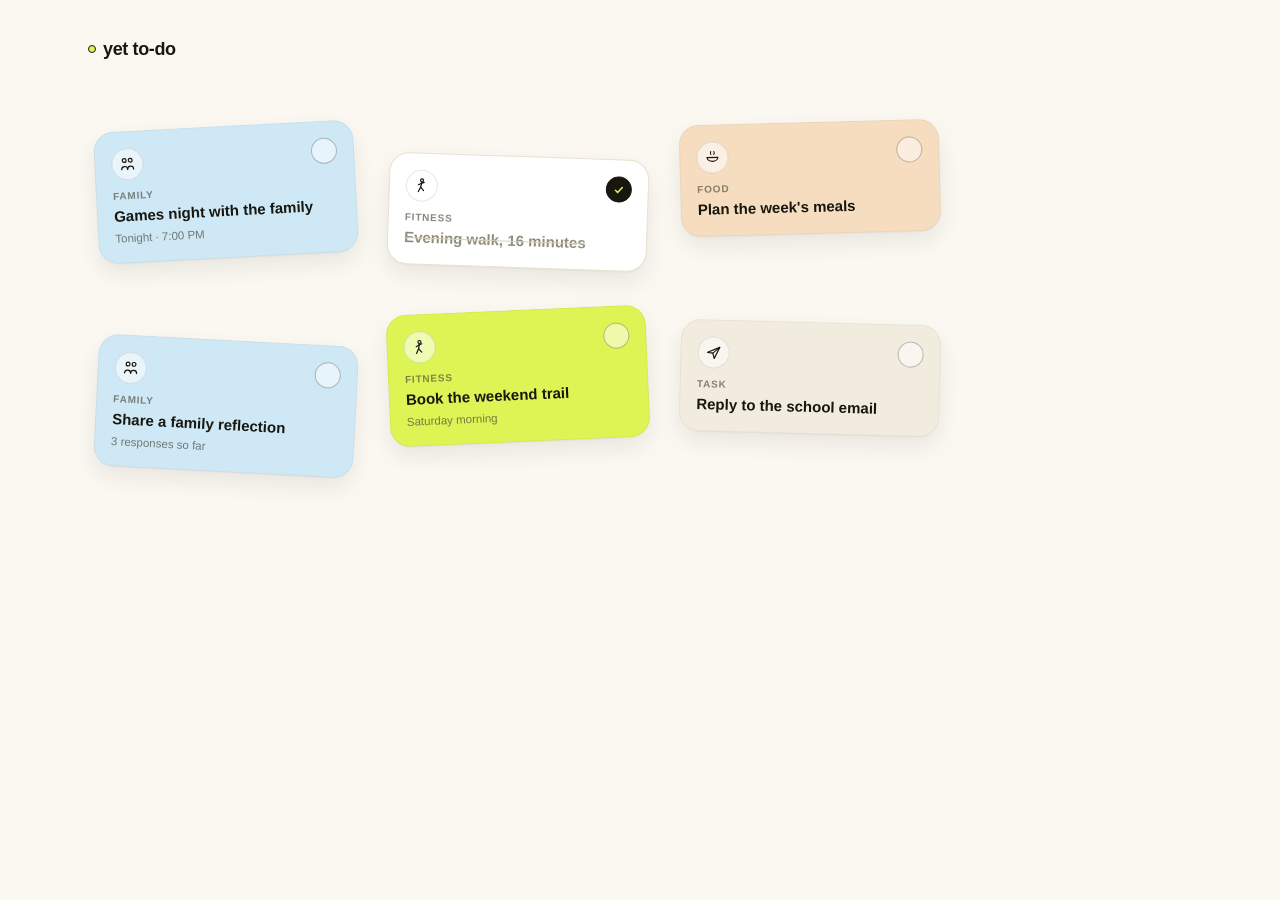
<file: index.html>
<!doctype html>
<html lang="en">
<head>
  <meta charset="utf-8" />
  <meta name="viewport" content="width=device-width, initial-scale=1" />
  <title>yet to-do</title>
  <link rel="icon" type="image/png" href="icons/icon48.png" />
  <link rel="stylesheet" href="styles.css" />
</head>
<body>
  <div class="page">
    <header class="site-header">
      <span class="wordmark"><span class="dot"></span>yet to-do</span>
    </header>

    <main class="board" id="board">
      <!-- floating task cards injected here -->
    </main>
  </div>

  <script src="app.js"></script>
</body>
</html>
</file>
<file: styles.css>
/* ==========================================================================
   yet to-do — design tokens
   Extracted from the reference collage: warm paper background, cream +
   lime + sky-blue card system, serif display headline with italic
   emphasis, uppercase eyebrow labels, big soft corner radii, black ink
   checkmarks/pills, cards scattered and gently tilted like a moodboard.
   ========================================================================== */

:root {
  /* --- color: surfaces --- */
  --color-bg: #faf8f1;
  --color-surface: #ffffff;
  --color-surface-cream: #f1ecdd;
  --color-surface-peach: #f6ddc0;
  --color-surface-blue: #cfe8f6;
  --color-surface-lime: #dcf454;
  --color-surface-dark: #17170f;

  /* --- color: ink --- */
  --color-ink: #17170f;
  --color-ink-soft: #4a4a3c;
  --color-muted: #918d7c;
  --color-line: #e8e2d1;
  --color-line-strong: #d8d0ba;

  /* --- category tokens: color mapped to activity type --- */
  --cat-fitness-bg: var(--color-surface-lime);
  --cat-food-bg: var(--color-surface-peach);
  --cat-family-bg: var(--color-surface-blue);
  --cat-task-bg: var(--color-surface-cream);

  /* --- typography --- */
  --font-display: Georgia, 'Iowan Old Style', 'Times New Roman', serif;
  --font-sans: -apple-system, BlinkMacSystemFont, 'Segoe UI', Inter, Roboto,
    Helvetica, Arial, sans-serif;

  --text-title: 600 15px/1.35 var(--font-sans);
  --text-body: 400 13px/1.45 var(--font-sans);
  --text-meta: 500 11.5px/1.3 var(--font-sans);
  --text-eyebrow: 700 10px/1.2 var(--font-sans);

  /* --- radii --- */
  --radius-card: 20px;
  --radius-pill: 999px;

  /* --- shadow --- */
  --shadow-card: 0 1px 1px rgba(23, 23, 15, 0.03), 0 10px 22px rgba(23, 23, 15, 0.08);
  --shadow-card-hover: 0 16px 32px rgba(23, 23, 15, 0.14);

  /* --- spacing --- */
  --sp-3: 12px;
  --sp-4: 16px;
  --sp-5: 20px;
  --sp-6: 24px;
}

* {
  box-sizing: border-box;
}

html, body {
  margin: 0;
  padding: 0;
}

body {
  background: var(--color-bg);
  font: var(--text-body);
  color: var(--color-ink);
  -webkit-font-smoothing: antialiased;
  min-height: 100vh;
}

.page {
  max-width: 1200px;
  margin: 0 auto;
  padding: 0 48px 64px;
}

/* ---------------------------------- header --------------------------- */

.site-header {
  display: flex;
  align-items: center;
  padding: 40px 0 8px;
}

.wordmark {
  font: 800 18px/1 var(--font-sans);
  letter-spacing: -0.02em;
  color: var(--color-ink);
  display: flex;
  align-items: center;
  gap: 7px;
}

.wordmark .dot {
  width: 8px;
  height: 8px;
  border-radius: 50%;
  background: var(--color-surface-lime);
  border: 1.5px solid var(--color-ink);
}

/* ---------------------------------- floating board -------------------- */

.board {
  display: flex;
  flex-wrap: wrap;
  align-items: flex-start;
  gap: 28px 32px;
  padding: 56px 8px 40px;
}

.task-card {
  width: 260px;
  display: flex;
  flex-direction: column;
  gap: 10px;
  padding: var(--sp-4);
  border-radius: var(--radius-card);
  background: var(--color-surface-cream);
  box-shadow: var(--shadow-card);
  border: 1px solid rgba(23, 23, 15, 0.04);
  transition: transform 0.2s cubic-bezier(0.22, 1, 0.36, 1), box-shadow 0.2s ease;
}

.task-card:hover {
  transform: rotate(0deg) translateY(-4px) scale(1.02) !important;
  box-shadow: var(--shadow-card-hover);
  z-index: 2;
}

/* gentle scattered tilt + stagger, cycling like a moodboard */
.task-card:nth-child(6n+1) { transform: rotate(-3deg); margin-top: 4px; }
.task-card:nth-child(6n+2) { transform: rotate(2deg); margin-top: 34px; }
.task-card:nth-child(6n+3) { transform: rotate(-1.5deg); margin-top: 0px; }
.task-card:nth-child(6n+4) { transform: rotate(3deg); margin-top: 44px; }
.task-card:nth-child(6n+5) { transform: rotate(-2.5deg); margin-top: 14px; }
.task-card:nth-child(6n+6) { transform: rotate(1.5deg); margin-top: 26px; }

.task-card[data-cat="fitness"] { background: var(--cat-fitness-bg); }
.task-card[data-cat="food"] { background: var(--cat-food-bg); }
.task-card[data-cat="family"] { background: var(--cat-family-bg); }
.task-card[data-cat="task"] { background: var(--cat-task-bg); }

.task-card.is-done {
  background: var(--color-surface);
  border-color: var(--color-line);
}

.task-card.is-done .task-title {
  color: var(--color-muted);
  text-decoration: line-through;
  text-decoration-color: var(--color-line-strong);
}

.card-top {
  display: flex;
  align-items: flex-start;
  justify-content: space-between;
}

.cat-icon {
  width: 32px;
  height: 32px;
  border-radius: 50%;
  background: rgba(255, 255, 255, 0.55);
  border: 1px solid rgba(23, 23, 15, 0.1);
  display: flex;
  align-items: center;
  justify-content: center;
  flex-shrink: 0;
}

.cat-icon svg {
  width: 18px;
  height: 18px;
}

.task-main {
  flex: 1;
  min-width: 0;
}

.task-eyebrow {
  font: var(--text-eyebrow);
  text-transform: uppercase;
  letter-spacing: 0.08em;
  color: var(--color-ink-soft);
  opacity: 0.65;
  margin-bottom: 4px;
}

.task-title {
  font: var(--text-title);
  color: var(--color-ink);
  word-break: break-word;
}

.task-meta {
  margin-top: 5px;
  font: var(--text-meta);
  color: var(--color-ink-soft);
  opacity: 0.7;
}

.check {
  width: 26px;
  height: 26px;
  border-radius: 50%;
  border: 1.8px solid rgba(23, 23, 15, 0.28);
  background: rgba(255, 255, 255, 0.5);
  display: flex;
  align-items: center;
  justify-content: center;
  flex-shrink: 0;
  transition: transform 0.15s ease, background 0.15s ease, border-color 0.15s ease;
}

.check svg {
  width: 13px;
  height: 13px;
  opacity: 0;
  transform: scale(0.6);
  transition: opacity 0.15s ease, transform 0.15s ease;
}

.check:hover {
  transform: scale(1.06);
  border-color: var(--color-ink);
}

.task-card.is-done .check {
  background: var(--color-ink);
  border-color: var(--color-ink);
}

.task-card.is-done .check svg {
  opacity: 1;
  transform: scale(1);
}
</file>
